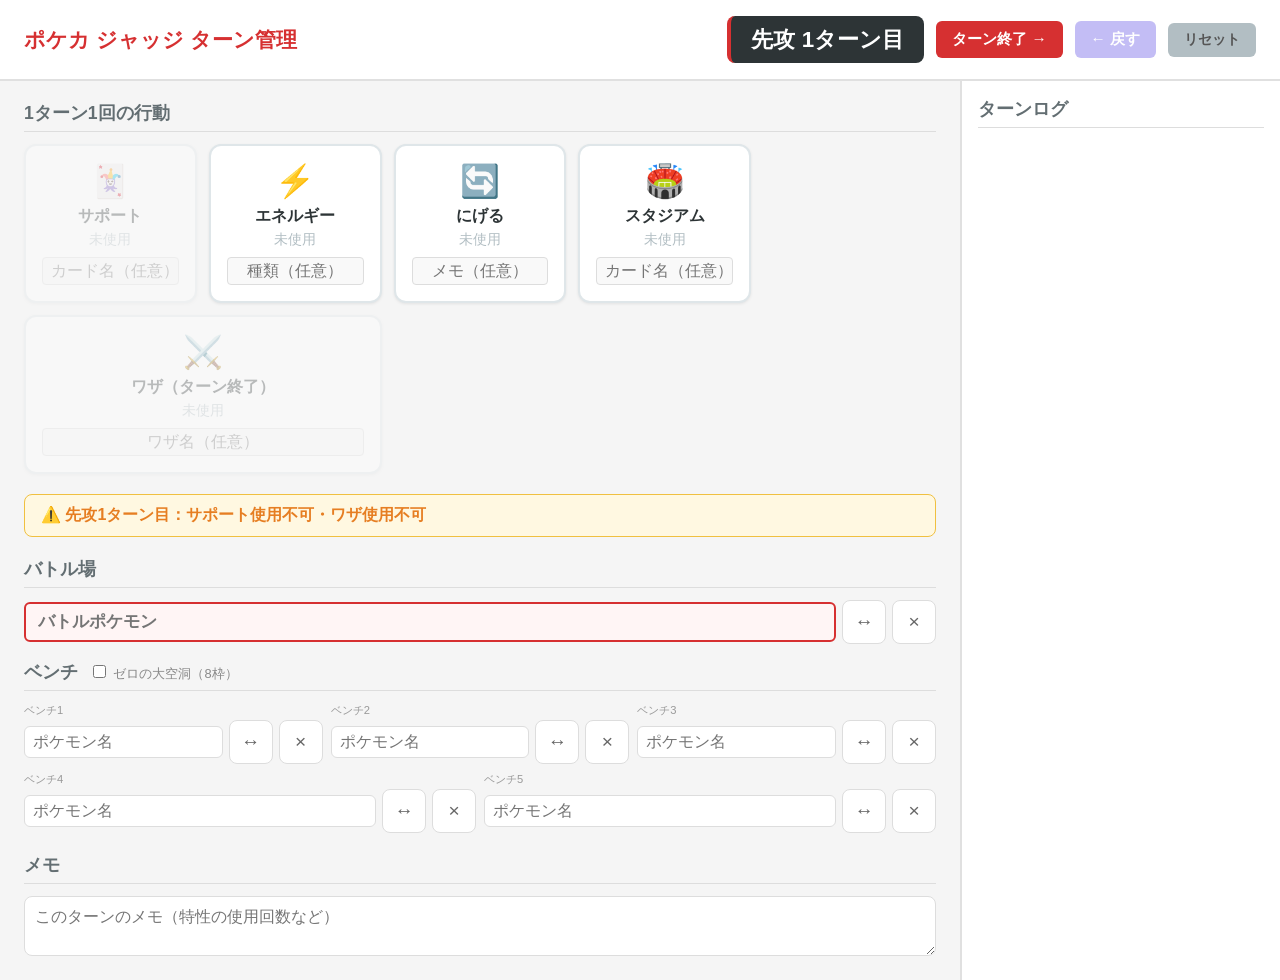
<file: index.html>
<!DOCTYPE html>
<html lang="ja">
<head>
    <meta charset="UTF-8">
    <meta name="viewport" content="width=device-width, initial-scale=1.0, maximum-scale=1.0, user-scalable=no">
    <title>ポケカ ジャッジ ターン管理ツール</title>
    <link rel="stylesheet" href="style.css">
</head>
<body>
    <div id="app">
        <header>
            <h1>ポケカ ジャッジ ターン管理</h1>
            <div id="turn-display">
                <span id="current-turn-label">先攻 1ターン目</span>
                <button id="btn-next-turn" class="btn btn-primary">ターン終了 →</button>
                <button id="btn-undo-turn" class="btn btn-secondary" disabled>← 戻す</button>
                <button id="btn-reset" class="btn btn-danger">リセット</button>
            </div>
        </header>

        <!-- 編集モードバナー -->
        <div id="editing-banner" class="hidden">
            <span id="editing-label"></span>
            <div class="editing-buttons">
                <button id="btn-save-edit" class="btn btn-primary">保存</button>
                <button id="btn-cancel-edit" class="btn btn-secondary">キャンセル</button>
            </div>
        </div>

        <main>
            <!-- 1回制限アクション -->
            <section id="once-per-turn">
                <h2>1ターン1回の行動</h2>
                <div class="action-grid">
                    <div class="action-card" data-action="supporter">
                        <div class="action-icon">🃏</div>
                        <div class="action-name">サポート</div>
                        <div class="action-status">未使用</div>
                        <input type="text" class="action-detail" placeholder="カード名（任意）">
                    </div>
                    <div class="action-card" data-action="energy">
                        <div class="action-icon">⚡</div>
                        <div class="action-name">エネルギー</div>
                        <div class="action-status">未使用</div>
                        <input type="text" class="action-detail" placeholder="種類（任意）">
                    </div>
                    <div class="action-card" data-action="retreat">
                        <div class="action-icon">🔄</div>
                        <div class="action-name">にげる</div>
                        <div class="action-status">未使用</div>
                        <input type="text" class="action-detail" placeholder="メモ（任意）">
                    </div>
                    <div class="action-card" data-action="stadium">
                        <div class="action-icon">🏟️</div>
                        <div class="action-name">スタジアム</div>
                        <div class="action-status">未使用</div>
                        <input type="text" class="action-detail" placeholder="カード名（任意）">
                    </div>
                    <div class="action-card wide" data-action="attack">
                        <div class="action-icon">⚔️</div>
                        <div class="action-name">ワザ（ターン終了）</div>
                        <div class="action-status">未使用</div>
                        <input type="text" class="action-detail" placeholder="ワザ名（任意）">
                    </div>
                </div>
            </section>

            <!-- 先攻1ターン目制限 -->
            <div id="first-turn-notice" class="notice">
                ⚠️ 先攻1ターン目：サポート使用不可・ワザ使用不可
            </div>

            <!-- バトルフィールド -->
            <section id="field-section">
                <div id="swap-hint" class="notice hidden">🔄 入れ替え先のスロットをタップしてください（キャンセル：もう一度タップ）</div>
                <h2>バトル場</h2>
                <div id="active-area">
                    <div class="field-slot" data-slot="active">
                        <input type="text" id="active-pokemon" class="field-input active" placeholder="バトルポケモン">
                        <button class="slot-btn slot-swap" title="入れ替え">↔</button>
                        <button class="slot-btn slot-clear" title="クリア">×</button>
                    </div>
                </div>

                <h2>
                    ベンチ
                    <label class="bench-toggle">
                        <input type="checkbox" id="bench-expand">
                        ゼロの大空洞（8枠）
                    </label>
                </h2>
                <div id="bench-area"></div>
            </section>

            <!-- メモ -->
            <section id="notes-section">
                <h2>メモ</h2>
                <textarea id="turn-notes" placeholder="このターンのメモ（特性の使用回数など）"></textarea>
            </section>
        </main>

        <!-- ログ -->
        <aside id="log-panel">
            <h2>ターンログ</h2>
            <div id="log-entries"></div>
        </aside>
    </div>

    <script src="app.js"></script>
</body>
</html>
</file>
<file: style.css>
* {
    margin: 0;
    padding: 0;
    box-sizing: border-box;
}

body {
    font-family: 'Segoe UI', 'Hiragino Sans', 'Meiryo', sans-serif;
    background: #f5f5f5;
    color: #333;
    min-height: 100vh;
}

#app {
    display: grid;
    grid-template-columns: 1fr 320px;
    grid-template-rows: auto 1fr;
    min-height: 100vh;
}

/* ヘッダー */
header {
    grid-column: 1 / -1;
    background: #fff;
    padding: 16px 24px;
    display: flex;
    align-items: center;
    justify-content: space-between;
    border-bottom: 2px solid #e0e0e0;
    flex-wrap: wrap;
    gap: 12px;
}

header h1 {
    font-size: 1.3rem;
    color: #d63031;
}

#turn-display {
    display: flex;
    align-items: center;
    gap: 12px;
    flex-wrap: wrap;
}

#current-turn-label {
    font-size: 1.4rem;
    font-weight: bold;
    color: #fff;
    background: #2d3436;
    padding: 8px 20px;
    border-radius: 8px;
    min-width: 180px;
    text-align: center;
}

#current-turn-label.player-a {
    border-left: 4px solid #d63031;
}

#current-turn-label.player-b {
    border-left: 4px solid #00b894;
}

/* ボタン */
.btn {
    padding: 8px 16px;
    border: none;
    border-radius: 6px;
    font-size: 0.95rem;
    cursor: pointer;
    font-weight: 600;
    transition: all 0.15s;
}

.btn:hover {
    transform: translateY(-1px);
    filter: brightness(1.1);
}

.btn:disabled {
    opacity: 0.4;
    cursor: not-allowed;
    transform: none;
}

.btn-primary {
    background: #d63031;
    color: white;
}

.btn-secondary {
    background: #6c5ce7;
    color: white;
}

.btn-danger {
    background: #b2bec3;
    color: #555;
    font-size: 0.85rem;
}

.btn-danger:hover {
    background: #e17055;
    color: white;
}

/* メインコンテンツ */
main {
    padding: 20px 24px;
    overflow-y: auto;
    background: #f5f5f5;
}

main h2 {
    font-size: 1.1rem;
    margin-bottom: 12px;
    color: #636e72;
    border-bottom: 1px solid #ddd;
    padding-bottom: 6px;
}

/* アクションカード */
.action-grid {
    display: grid;
    grid-template-columns: repeat(auto-fill, minmax(160px, 1fr));
    gap: 12px;
    margin-bottom: 20px;
}

.action-card {
    background: #fff;
    border: 2px solid #dfe6e9;
    border-radius: 12px;
    padding: 16px;
    text-align: center;
    cursor: pointer;
    transition: all 0.2s;
    user-select: none;
    box-shadow: 0 1px 3px rgba(0,0,0,0.08);
}

@media (hover: hover) {
    .action-card:hover {
        border-color: #d63031;
        box-shadow: 0 2px 8px rgba(0,0,0,0.12);
    }
}

.action-card:active {
    border-color: #d63031;
}

.action-card.used {
    background: #ffeef0;
    border-color: #d63031;
    box-shadow: 0 0 0 2px rgba(214, 48, 49, 0.2);
}

.action-card.disabled {
    opacity: 0.3;
    pointer-events: none;
}

.action-card.wide {
    grid-column: span 2;
}

.action-icon {
    font-size: 2rem;
    margin-bottom: 6px;
}

.action-name {
    font-weight: 700;
    font-size: 1rem;
    margin-bottom: 4px;
    color: #2d3436;
}

.action-status {
    font-size: 0.85rem;
    color: #b2bec3;
}

.action-card.used .action-status {
    color: #d63031;
    font-weight: 700;
}

.action-detail {
    margin-top: 8px;
    width: 100%;
    padding: 4px 8px;
    background: #f9f9f9;
    border: 1px solid #ddd;
    border-radius: 4px;
    color: #333;
    font-size: 16px;
    text-align: center;
}

.action-detail:focus {
    outline: none;
    border-color: #d63031;
    background: #fff;
}

/* 編集モードバナー */
#editing-banner {
    grid-column: 1 / -1;
    background: #fff3cd;
    border-bottom: 2px solid #f0c040;
    padding: 10px 24px;
    display: flex;
    align-items: center;
    justify-content: space-between;
    gap: 12px;
    flex-wrap: wrap;
}

#editing-banner.hidden {
    display: none;
}

#editing-label {
    font-weight: 700;
    color: #856404;
    font-size: 1rem;
}

.editing-buttons {
    display: flex;
    gap: 8px;
}

/* ログ編集ヒント・ハイライト */
.log-edit-hint {
    font-size: 0.75rem;
    color: #b2bec3;
    font-weight: 400;
    margin-left: 6px;
}

.log-entry {
    cursor: pointer;
}

.log-entry:hover {
    background: #eef;
}

.log-entry.editing {
    background: #fff8e1;
    border-left-color: #f0c040 !important;
    box-shadow: 0 0 0 2px rgba(240, 192, 64, 0.4);
}

/* 先攻1ターン目制限 */
.notice {
    background: #fff8e1;
    border: 1px solid #f0c040;
    color: #e67e22;
    padding: 10px 16px;
    border-radius: 8px;
    margin-bottom: 20px;
    font-weight: 600;
}

.notice.hidden {
    display: none;
}

/* バトルフィールド */
#field-section {
    margin-bottom: 20px;
}

#swap-hint {
    background: #e3f2fd;
    border-color: #42a5f5;
    color: #1565c0;
}

#active-area {
    margin-bottom: 16px;
}

.field-slot {
    display: flex;
    align-items: center;
    gap: 6px;
}

.field-slot .field-input {
    flex: 1;
}

.slot-btn {
    width: 44px;
    height: 44px;
    border: 1px solid #ddd;
    border-radius: 8px;
    background: #fff;
    color: #666;
    font-size: 1.2rem;
    cursor: pointer;
    flex-shrink: 0;
    display: flex;
    align-items: center;
    justify-content: center;
    transition: all 0.15s;
    -webkit-tap-highlight-color: transparent;
    touch-action: manipulation;
}

.slot-btn:hover,
.slot-btn:active {
    background: #f0f0f0;
    color: #333;
}

.slot-swap:hover,
.slot-swap:active {
    background: #e3f2fd;
    border-color: #42a5f5;
    color: #1565c0;
}

.slot-clear:hover,
.slot-clear:active {
    background: #ffeef0;
    border-color: #d63031;
    color: #d63031;
}

.field-slot.swap-selected {
    outline: 3px solid #42a5f5;
    outline-offset: 2px;
    border-radius: 8px;
}

.field-slot.swap-target .field-input {
    background: #e3f2fd;
}

.field-input {
    padding: 8px 12px;
    background: #fff;
    border: 1px solid #ddd;
    border-radius: 6px;
    color: #333;
    font-size: 16px;
    width: 100%;
}

.field-input:focus {
    outline: none;
    border-color: #d63031;
}

.field-input.active {
    border: 2px solid #d63031;
    font-weight: 700;
    font-size: 1.05rem;
    background: #fff5f5;
}

.field-input.changed {
    background: #fffde7;
    border-color: #f0c040;
}

.bench-toggle {
    font-size: 0.8rem;
    font-weight: 400;
    color: #888;
    margin-left: 10px;
    cursor: pointer;
    user-select: none;
}

.bench-toggle input {
    margin-right: 4px;
    cursor: pointer;
}

#bench-area {
    display: flex;
    flex-wrap: wrap;
    gap: 8px;
}

.bench-slot {
    flex: 1 1 calc(33.3% - 8px);
    min-width: 90px;
    position: relative;
}

.bench-slot .bench-label {
    font-size: 0.7rem;
    color: #999;
    margin-bottom: 2px;
}

.bench-slot .field-input {
    font-size: 16px;
    padding: 6px 8px;
}


/* メモ */
#turn-notes {
    width: 100%;
    min-height: 60px;
    padding: 10px;
    background: #fff;
    border: 1px solid #ddd;
    border-radius: 8px;
    color: #333;
    font-size: 16px;
    resize: vertical;
}

#turn-notes:focus {
    outline: none;
    border-color: #d63031;
}

/* ログパネル */
#log-panel {
    background: #fff;
    border-left: 2px solid #e0e0e0;
    padding: 16px;
    overflow-y: auto;
    max-height: 100vh;
    position: sticky;
    top: 0;
}

#log-panel h2 {
    font-size: 1.1rem;
    margin-bottom: 12px;
    color: #636e72;
    border-bottom: 1px solid #ddd;
    padding-bottom: 6px;
}

#log-entries {
    display: flex;
    flex-direction: column;
    gap: 10px;
}

.log-entry {
    background: #f9f9f9;
    border-radius: 8px;
    padding: 10px 12px;
    font-size: 0.85rem;
    border-left: 3px solid #ccc;
}

.log-entry.player-a {
    border-left-color: #d63031;
}

.log-entry.player-b {
    border-left-color: #00b894;
}

.log-entry-header {
    font-weight: 700;
    margin-bottom: 6px;
    font-size: 0.9rem;
}

.log-entry.player-a .log-entry-header {
    color: #d63031;
}

.log-entry.player-b .log-entry-header {
    color: #00b894;
}

.log-entry-body {
    color: #555;
    line-height: 1.5;
}

.log-entry-body .log-action {
    color: #2d3436;
}

.log-entry-body .log-field {
    color: #2d3436;
    font-weight: 600;
}

.log-entry-body .log-pokemon {
    color: #1e8449;
}

.log-entry-body .log-notes {
    color: #999;
    font-style: italic;
}

/* レスポンシブ（スマホ対応） */
@media (max-width: 768px) {
    #app {
        grid-template-columns: 1fr;
    }

    header {
        flex-direction: column;
        align-items: stretch;
        padding: 12px 16px;
    }

    header h1 {
        font-size: 1.1rem;
        text-align: center;
    }

    #turn-display {
        justify-content: center;
        flex-wrap: wrap;
    }

    #current-turn-label {
        font-size: 1.2rem;
        min-width: auto;
        padding: 8px 16px;
        width: 100%;
    }

    #turn-display .btn {
        flex: 1;
        min-width: 0;
        font-size: 0.85rem;
        padding: 8px 10px;
    }

    main {
        padding: 14px 12px;
    }

    main h2 {
        font-size: 1rem;
    }

    .action-grid {
        grid-template-columns: 1fr 1fr;
        gap: 8px;
    }

    .action-card {
        padding: 12px 8px;
    }

    .action-card.wide {
        grid-column: span 2;
    }

    .action-icon {
        font-size: 1.5rem;
        margin-bottom: 4px;
    }

    .action-name {
        font-size: 0.9rem;
    }

    .action-detail {
        font-size: 16px;
    }

    /* フィールドスロット：スマホでは縦並び */
    .field-slot {
        flex-wrap: wrap;
    }

    .field-slot .field-input {
        width: 100%;
        flex: 1 1 100%;
    }

    .slot-btn {
        width: 44px;
        height: 44px;
        font-size: 1.2rem;
    }

    /* ベンチは1列表示 */
    .bench-slot {
        flex: 1 1 100%;
        min-width: 0;
    }

    #log-panel {
        border-left: none;
        border-top: 2px solid #e0e0e0;
        max-height: none;
        position: static;
    }
}
</file>
